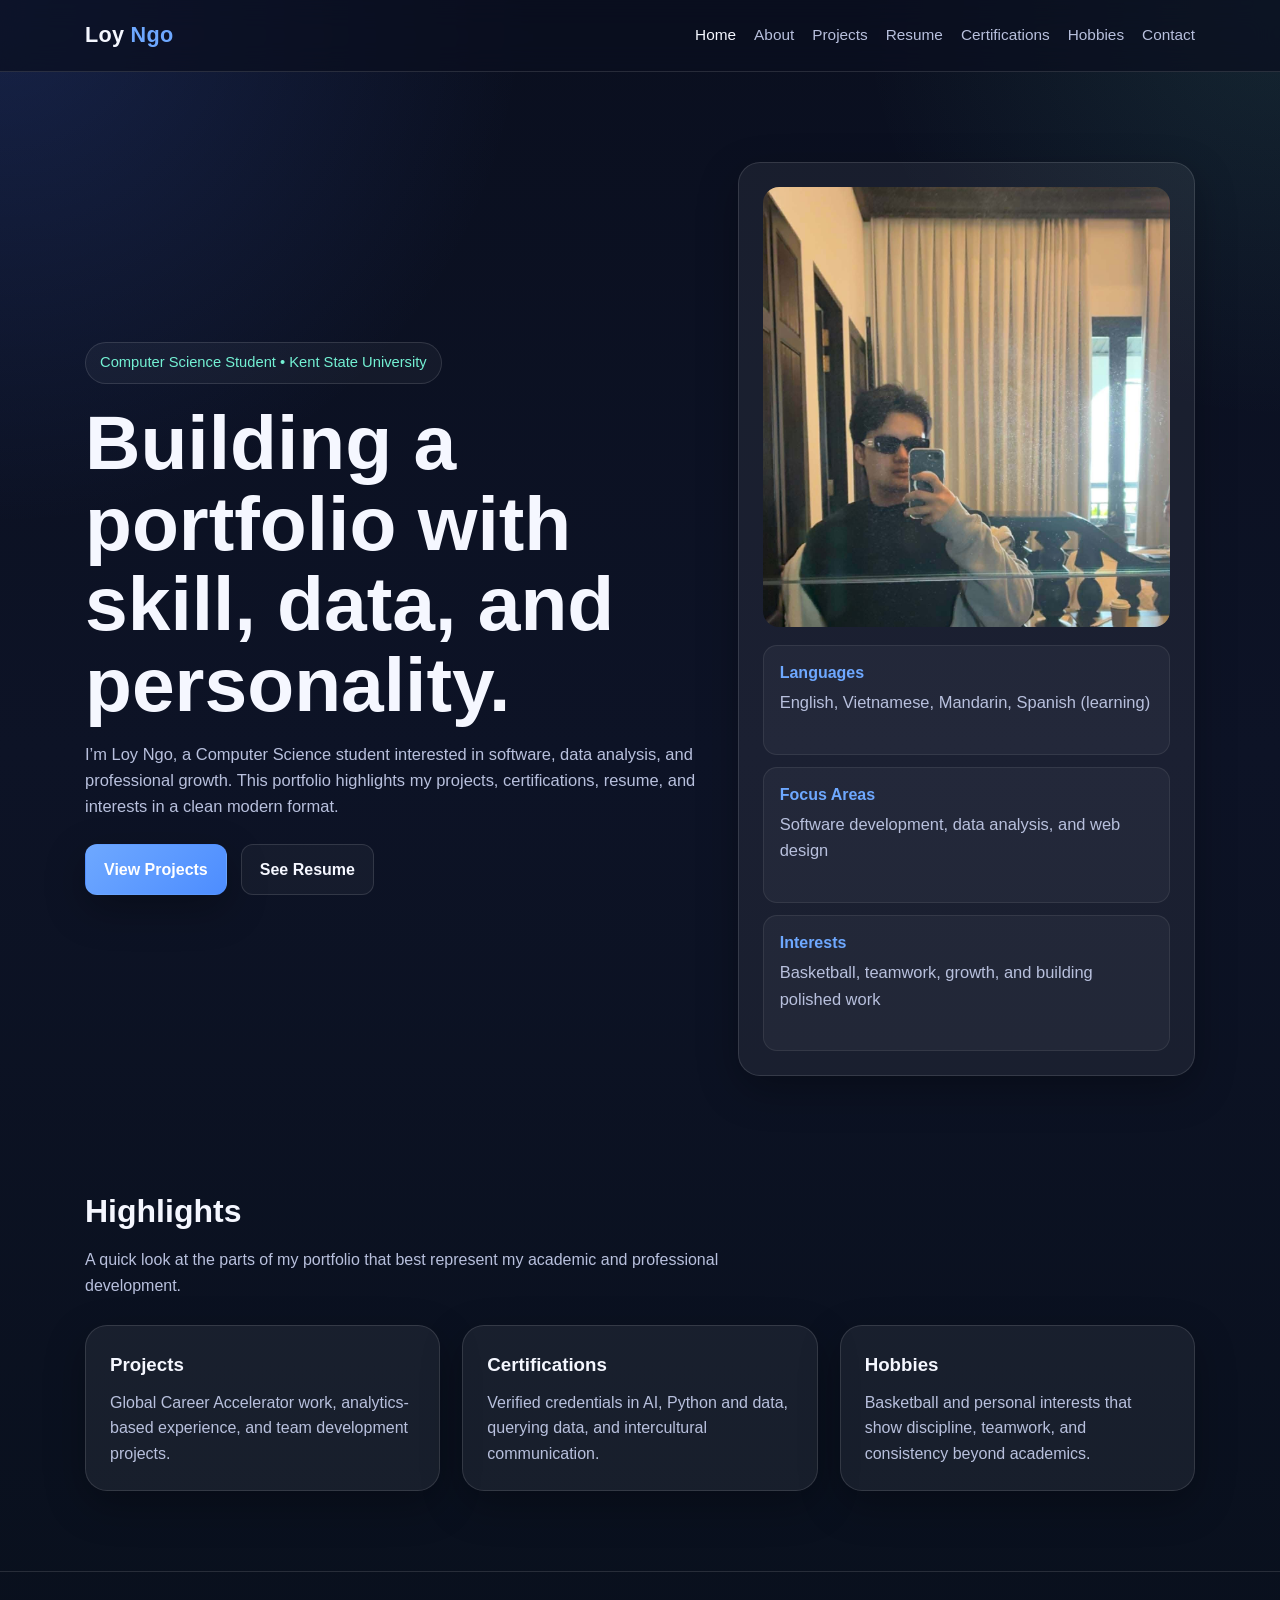
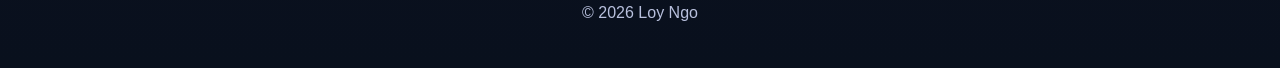
<file: index.html>
<html lang="en">
<head>
  <meta charset="UTF-8">
  <meta name="viewport" content="width=device-width, initial-scale=1.0">
  <title>Loy Ngo | Portfolio</title>
  <link rel="stylesheet" href="style.css">
</head>
<body>

  <nav>
    <div class="nav-wrap">
      <div class="brand">Loy <span>Ngo</span></div>
      <ul>
        <li><a class="active" href="index.html">Home</a></li>
        <li><a href="about.html">About</a></li>
        <li><a href="projects.html">Projects</a></li>
        <li><a href="resume.html">Resume</a></li>
        <li><a href="certifications.html">Certifications</a></li>
        <li><a href="hobbies.html">Hobbies</a></li>
        <li><a href="contact.html">Contact</a></li>
      </ul>
    </div>
  </nav>

  <header class="hero">
    <div class="container hero-grid">
      <div>
        <div class="eyebrow">Computer Science Student • Kent State University</div>
        <h1>Building a portfolio with skill, data, and personality.</h1>
        <p>
          I’m Loy Ngo, a Computer Science student interested in software, data analysis,
          and professional growth. This portfolio highlights my projects, certifications,
          resume, and interests in a clean modern format.
        </p>
        <div class="button-row">
          <a class="btn btn-primary" href="projects.html">View Projects</a>
          <a class="btn btn-secondary" href="resume.html">See Resume</a>
        </div>
      </div>

      <div class="hero-card">
        <img src="assets/pro5.jpg" alt="Portrait of Loy Ngo">
        <div class="hero-stats">
          <div class="stat">
            <h3>Languages</h3>
            <p>English, Vietnamese, Mandarin, Spanish (learning)</p>
          </div>
          <div class="stat">
            <h3>Focus Areas</h3>
            <p>Software development, data analysis, and web design</p>
          </div>
          <div class="stat">
            <h3>Interests</h3>
            <p>Basketball, teamwork, growth, and building polished work</p>
          </div>
        </div>
      </div>
    </div>
  </header>

  <section>
    <div class="container">
      <div class="section-head">
        <h2 class="section-title">Highlights</h2>
        <p class="section-subtitle">
          A quick look at the parts of my portfolio that best represent my academic and professional development.
        </p>
      </div>

      <div class="grid-3">
        <div class="card">
          <h3>Projects</h3>
          <p>Global Career Accelerator work, analytics-based experience, and team development projects.</p>
        </div>

        <div class="card">
          <h3>Certifications</h3>
          <p>Verified credentials in AI, Python and data, querying data, and intercultural communication.</p>
        </div>

        <div class="card">
          <h3>Hobbies</h3>
          <p>Basketball and personal interests that show discipline, teamwork, and consistency beyond academics.</p>
        </div>
      </div>
    </div>
  </section>

  <footer>
    <p>© 2026 Loy Ngo</p>
  </footer>

</body>
</html>
</file>
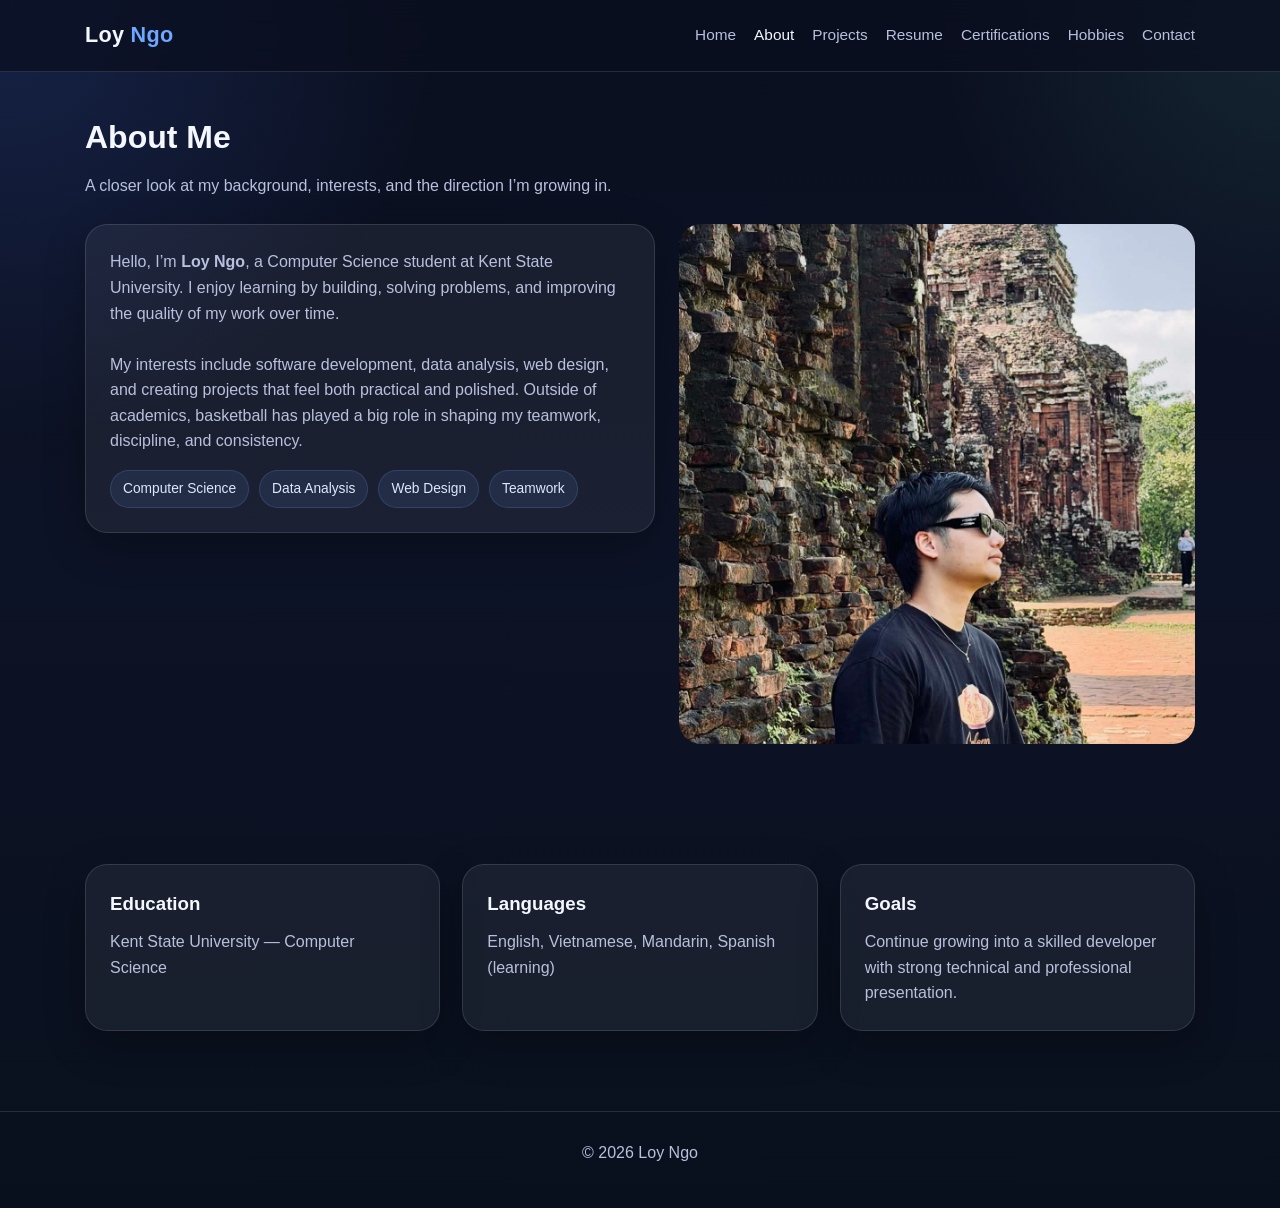
<file: about.html>
<html lang="en">
<head>
  <meta charset="UTF-8">
  <meta name="viewport" content="width=device-width, initial-scale=1.0">
  <title>About | Loy Ngo</title>
  <link rel="stylesheet" href="style.css">
</head>
<body>

  <nav>
    <div class="nav-wrap">
      <div class="brand">Loy <span>Ngo</span></div>
      <ul>
        <li><a href="index.html">Home</a></li>
        <li><a class="active" href="about.html">About</a></li>
        <li><a href="projects.html">Projects</a></li>
        <li><a href="resume.html">Resume</a></li>
        <li><a href="certifications.html">Certifications</a></li>
        <li><a href="hobbies.html">Hobbies</a></li>
        <li><a href="contact.html">Contact</a></li>
      </ul>
    </div>
  </nav>

  <section>
    <div class="container">
      <div class="section-head">
        <h1 class="section-title">About Me</h1>
        <p class="section-subtitle">
          A closer look at my background, interests, and the direction I’m growing in.
        </p>
      </div>

      <div class="about-layout">
        <div class="card">
          <p>
            Hello, I’m <strong>Loy Ngo</strong>, a Computer Science student at Kent State University.
            I enjoy learning by building, solving problems, and improving the quality of my work over time.
          </p>
          <br>
          <p>
            My interests include software development, data analysis, web design, and creating projects
            that feel both practical and polished. Outside of academics, basketball has played a big role
            in shaping my teamwork, discipline, and consistency.
          </p>
          <div class="tags">
            <span class="tag">Computer Science</span>
            <span class="tag">Data Analysis</span>
            <span class="tag">Web Design</span>
            <span class="tag">Teamwork</span>
          </div>
        </div>

        <div class="about-photo">
          <img src="assets/pro51.jpg" alt="Loy Ngo">
        </div>
      </div>
    </div>
  </section>

  <section>
    <div class="container">
      <div class="grid-3">
        <div class="card">
          <h3>Education</h3>
          <p>Kent State University — Computer Science</p>
        </div>

        <div class="card">
          <h3>Languages</h3>
          <p>English, Vietnamese, Mandarin, Spanish (learning)</p>
        </div>

        <div class="card">
          <h3>Goals</h3>
          <p>Continue growing into a skilled developer with strong technical and professional presentation.</p>
        </div>
      </div>
    </div>
  </section>

  <footer>
    <p>© 2026 Loy Ngo</p>
  </footer>

</body>
</html>
</file>
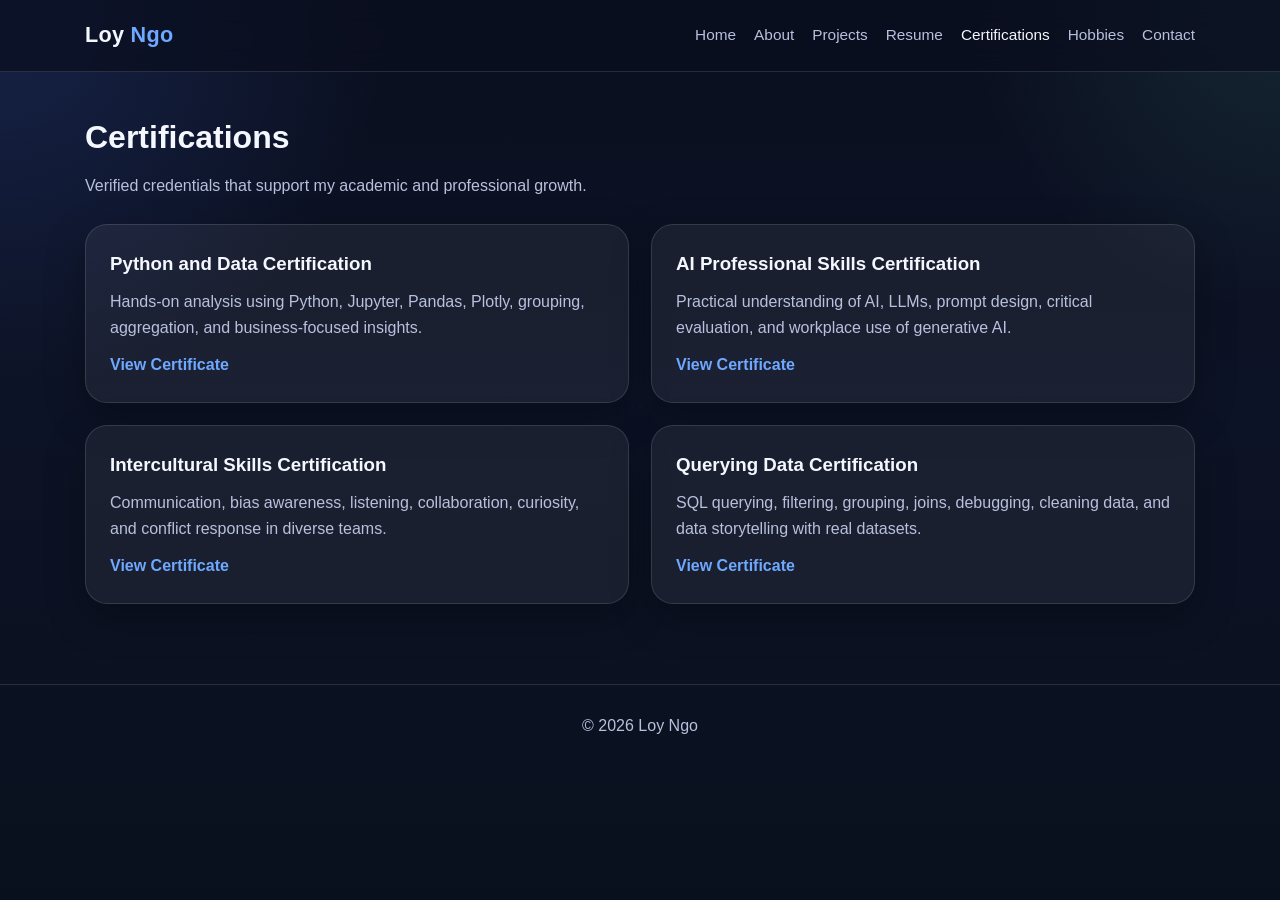
<file: certifications.html>
<html lang="en">
<head>
  <meta charset="UTF-8">
  <meta name="viewport" content="width=device-width, initial-scale=1.0">
  <title>Certifications | Loy Ngo</title>
  <link rel="stylesheet" href="style.css">
</head>
<body>

  <nav>
    <div class="nav-wrap">
      <div class="brand">Loy <span>Ngo</span></div>
      <ul>
        <li><a href="index.html">Home</a></li>
        <li><a href="about.html">About</a></li>
        <li><a href="projects.html">Projects</a></li>
        <li><a href="resume.html">Resume</a></li>
        <li><a class="active" href="certifications.html">Certifications</a></li>
        <li><a href="hobbies.html">Hobbies</a></li>
        <li><a href="contact.html">Contact</a></li>
      </ul>
    </div>
  </nav>

  <section>
    <div class="container">
      <div class="section-head">
        <h1 class="section-title">Certifications</h1>
        <p class="section-subtitle">
          Verified credentials that support my academic and professional growth.
        </p>
      </div>

      <div class="grid-2">
        <div class="card">
          <h3>Python and Data Certification</h3>
          <p>Hands-on analysis using Python, Jupyter, Pandas, Plotly, grouping, aggregation, and business-focused insights.</p>
          <a class="cert-link" href="https://www.credential.net/b89abdbe-8cd2-48cd-91ca-0750da7c92ce#acc.VUZhgNEI" target="_blank">View Certificate</a>
        </div>

        <div class="card">
          <h3>AI Professional Skills Certification</h3>
          <p>Practical understanding of AI, LLMs, prompt design, critical evaluation, and workplace use of generative AI.</p>
          <a class="cert-link" href="https://www.credential.net/ec5515cf-7098-43cd-bd71-98cd155cb72e#acc.IxmicOy8" target="_blank">View Certificate</a>
        </div>

        <div class="card">
          <h3>Intercultural Skills Certification</h3>
          <p>Communication, bias awareness, listening, collaboration, curiosity, and conflict response in diverse teams.</p>
          <a class="cert-link" href="https://www.credential.net/63202e80-fd60-4f2e-9f12-cda96dd17eb7#acc.4Lx2bPBD" target="_blank">View Certificate</a>
        </div>

        <div class="card">
          <h3>Querying Data Certification</h3>
          <p>SQL querying, filtering, grouping, joins, debugging, cleaning data, and data storytelling with real datasets.</p>
          <a class="cert-link" href="https://www.credential.net/65f6e2d4-aa14-43eb-84b9-c1de4ad6add1#acc.diz3N62H" target="_blank">View Certificate</a>
        </div>
      </div>
    </div>
  </section>

  <footer>
    <p>© 2026 Loy Ngo</p>
  </footer>

</body>
</html>
</file>
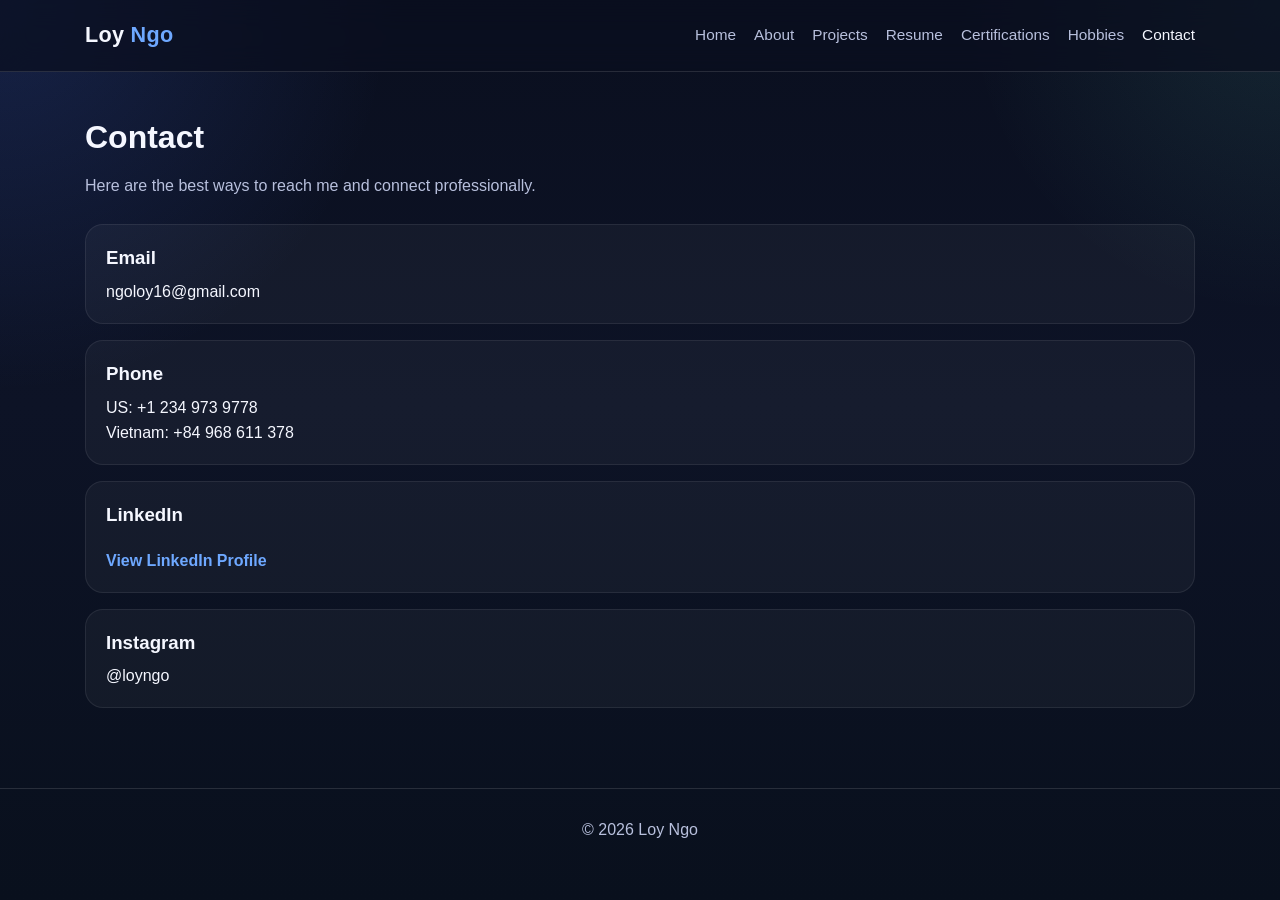
<file: contact.html>
<html lang="en">
<head>
  <meta charset="UTF-8">
  <meta name="viewport" content="width=device-width, initial-scale=1.0">
  <title>Contact | Loy Ngo</title>
  <link rel="stylesheet" href="style.css">
</head>
<body>

  <nav>
    <div class="nav-wrap">
      <div class="brand">Loy <span>Ngo</span></div>
      <ul>
        <li><a href="index.html">Home</a></li>
        <li><a href="about.html">About</a></li>
        <li><a href="projects.html">Projects</a></li>
        <li><a href="resume.html">Resume</a></li>
        <li><a href="certifications.html">Certifications</a></li>
        <li><a href="hobbies.html">Hobbies</a></li>
        <li><a class="active" href="contact.html">Contact</a></li>
      </ul>
    </div>
  </nav>

  <section>
    <div class="container">
      <div class="section-head">
        <h1 class="section-title">Contact</h1>
        <p class="section-subtitle">
          Here are the best ways to reach me and connect professionally.
        </p>
      </div>

      <div class="contact-list">
        <div class="contact-item">
          <h3>Email</h3>
          <p>ngoloy16@gmail.com</p>
        </div>

        <div class="contact-item">
          <h3>Phone</h3>
          <p>US: +1 234 973 9778</p>
          <p>Vietnam: +84 968 611 378</p>
        </div>

        <div class="contact-item">
          <h3>LinkedIn</h3>
          <p><a class="cert-link" href="https://www.linkedin.com/in/loy-ng%C3%B4-73304634a/" target="_blank">View LinkedIn Profile</a></p>
        </div>

        <div class="contact-item">
          <h3>Instagram</h3>
          <p>@loyngo</p>
        </div>
      </div>
    </div>
  </section>

  <footer>
    <p>© 2026 Loy Ngo</p>
  </footer>

</body>
</html>
</file>
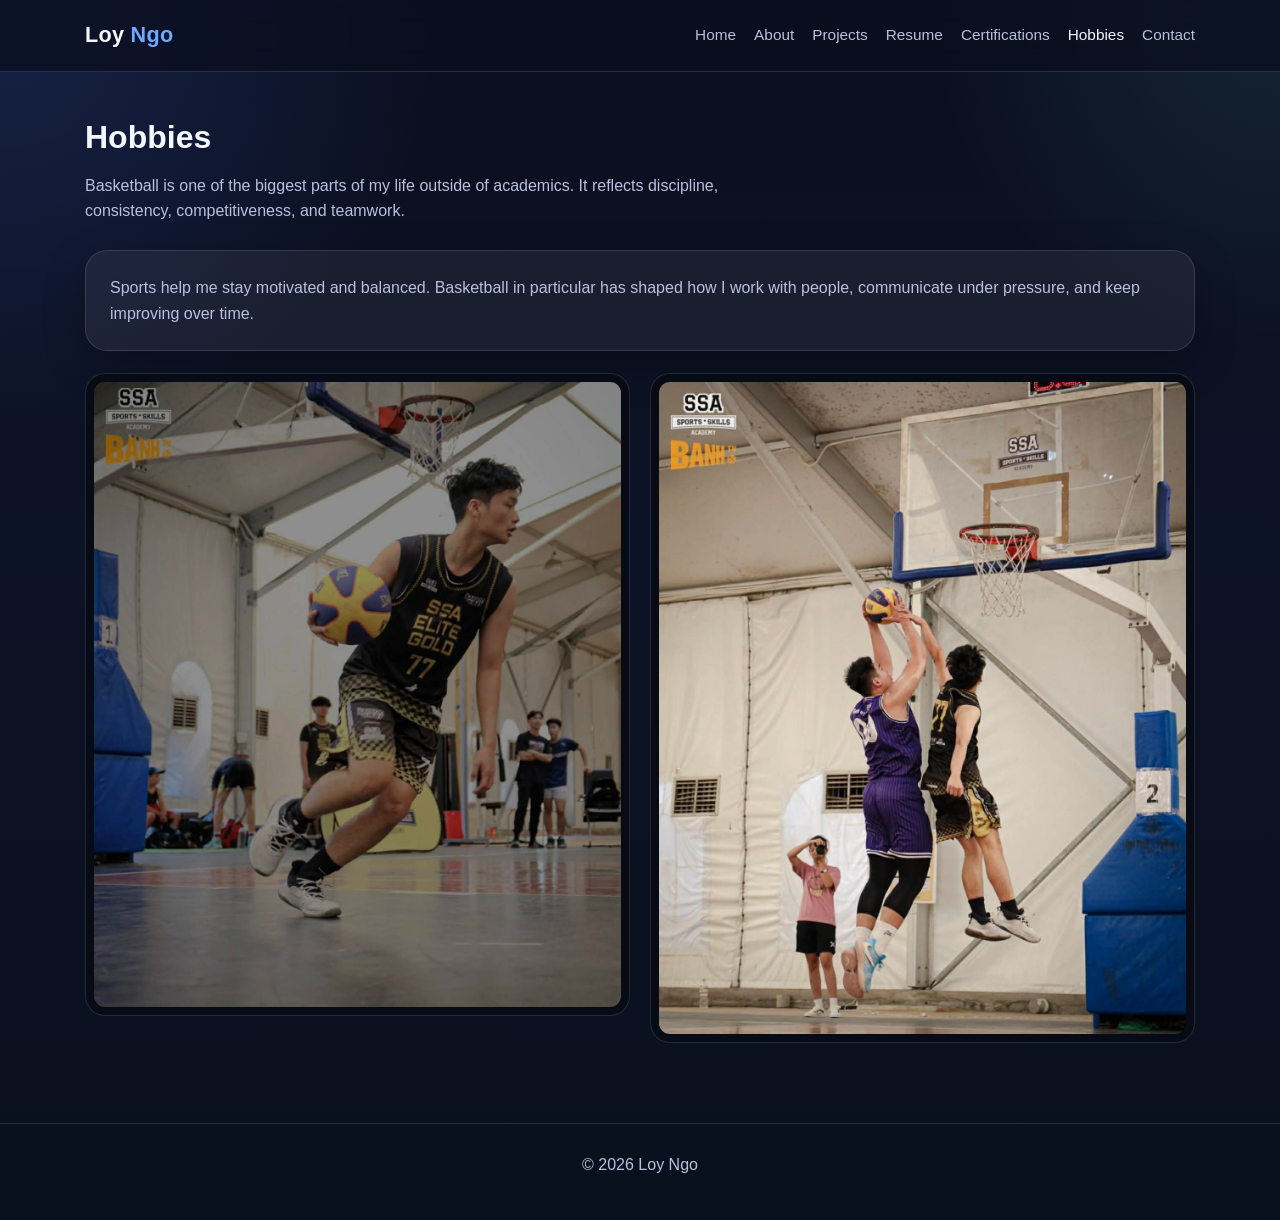
<file: hobbies.html>
<html lang="en">
<head>
  <meta charset="UTF-8">
  <meta name="viewport" content="width=device-width, initial-scale=1.0">
  <title>Hobbies | Loy Ngo</title>
  <link rel="stylesheet" href="style.css">
</head>
<body>

  <nav>
    <div class="nav-wrap">
      <div class="brand">Loy <span>Ngo</span></div>
      <ul>
        <li><a href="index.html">Home</a></li>
        <li><a href="about.html">About</a></li>
        <li><a href="projects.html">Projects</a></li>
        <li><a href="resume.html">Resume</a></li>
        <li><a href="certifications.html">Certifications</a></li>
        <li><a class="active" href="hobbies.html">Hobbies</a></li>
        <li><a href="contact.html">Contact</a></li>
      </ul>
    </div>
  </nav>

  <section>
    <div class="container">
      <div class="section-head">
        <h1 class="section-title">Hobbies</h1>
        <p class="section-subtitle">
          Basketball is one of the biggest parts of my life outside of academics. It reflects discipline,
          consistency, competitiveness, and teamwork.
        </p>
      </div>

      <div class="card">
        <p>
          Sports help me stay motivated and balanced. Basketball in particular has shaped how I work with people,
          communicate under pressure, and keep improving over time.
        </p>
      </div>

      <div class="gallery" style="margin-top: 22px;">
        <img src="assets/hoby1.jpg" alt="Basketball photo 1">
        <img src="assets/hoby2.jpg" alt="Basketball photo 2">
      </div>
    </div>
  </section>

  <footer>
    <p>© 2026 Loy Ngo</p>
  </footer>

</body>
</html>
</file>
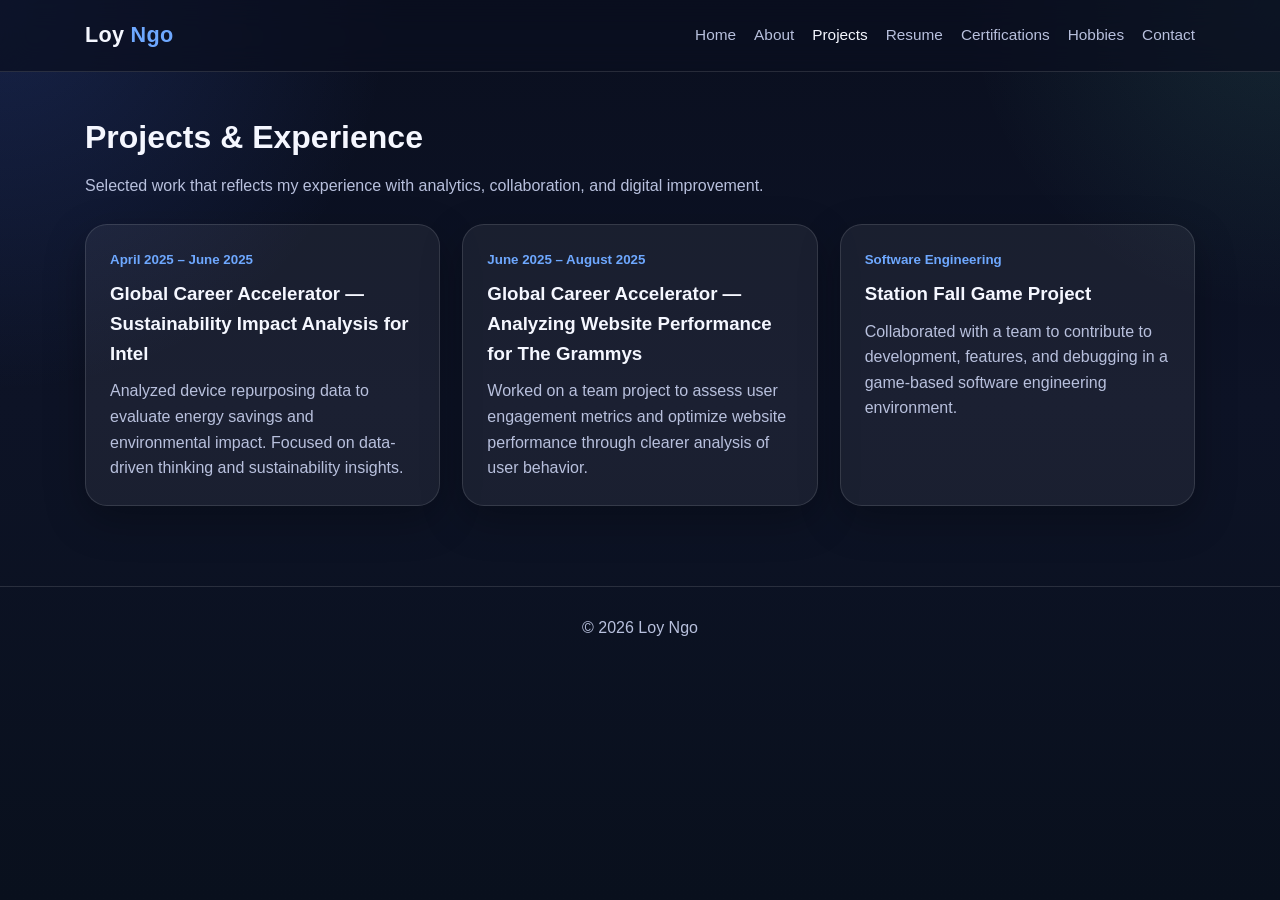
<file: projects.html>
<html lang="en">
<head>
  <meta charset="UTF-8">
  <meta name="viewport" content="width=device-width, initial-scale=1.0">
  <title>Projects | Loy Ngo</title>
  <link rel="stylesheet" href="style.css">
</head>
<body>

  <nav>
    <div class="nav-wrap">
      <div class="brand">Loy <span>Ngo</span></div>
      <ul>
        <li><a href="index.html">Home</a></li>
        <li><a href="about.html">About</a></li>
        <li><a class="active" href="projects.html">Projects</a></li>
        <li><a href="resume.html">Resume</a></li>
        <li><a href="certifications.html">Certifications</a></li>
        <li><a href="hobbies.html">Hobbies</a></li>
        <li><a href="contact.html">Contact</a></li>
      </ul>
    </div>
  </nav>

  <section>
    <div class="container">
      <div class="section-head">
        <h1 class="section-title">Projects & Experience</h1>
        <p class="section-subtitle">
          Selected work that reflects my experience with analytics, collaboration, and digital improvement.
        </p>
      </div>

      <div class="grid-3">
        <div class="card">
          <small>April 2025 – June 2025</small>
          <h3>Global Career Accelerator — Sustainability Impact Analysis for Intel</h3>
          <p>
            Analyzed device repurposing data to evaluate energy savings and environmental impact.
            Focused on data-driven thinking and sustainability insights.
          </p>
        </div>

        <div class="card">
          <small>June 2025 – August 2025</small>
          <h3>Global Career Accelerator — Analyzing Website Performance for The Grammys</h3>
          <p>
            Worked on a team project to assess user engagement metrics and optimize website performance
            through clearer analysis of user behavior.
          </p>
        </div>

        <div class="card">
          <small>Software Engineering</small>
          <h3>Station Fall Game Project</h3>
          <p>
            Collaborated with a team to contribute to development, features, and debugging in a game-based
            software engineering environment.
          </p>
        </div>
      </div>
    </div>
  </section>

  <footer>
    <p>© 2026 Loy Ngo</p>
  </footer>

</body>
</html>
</file>
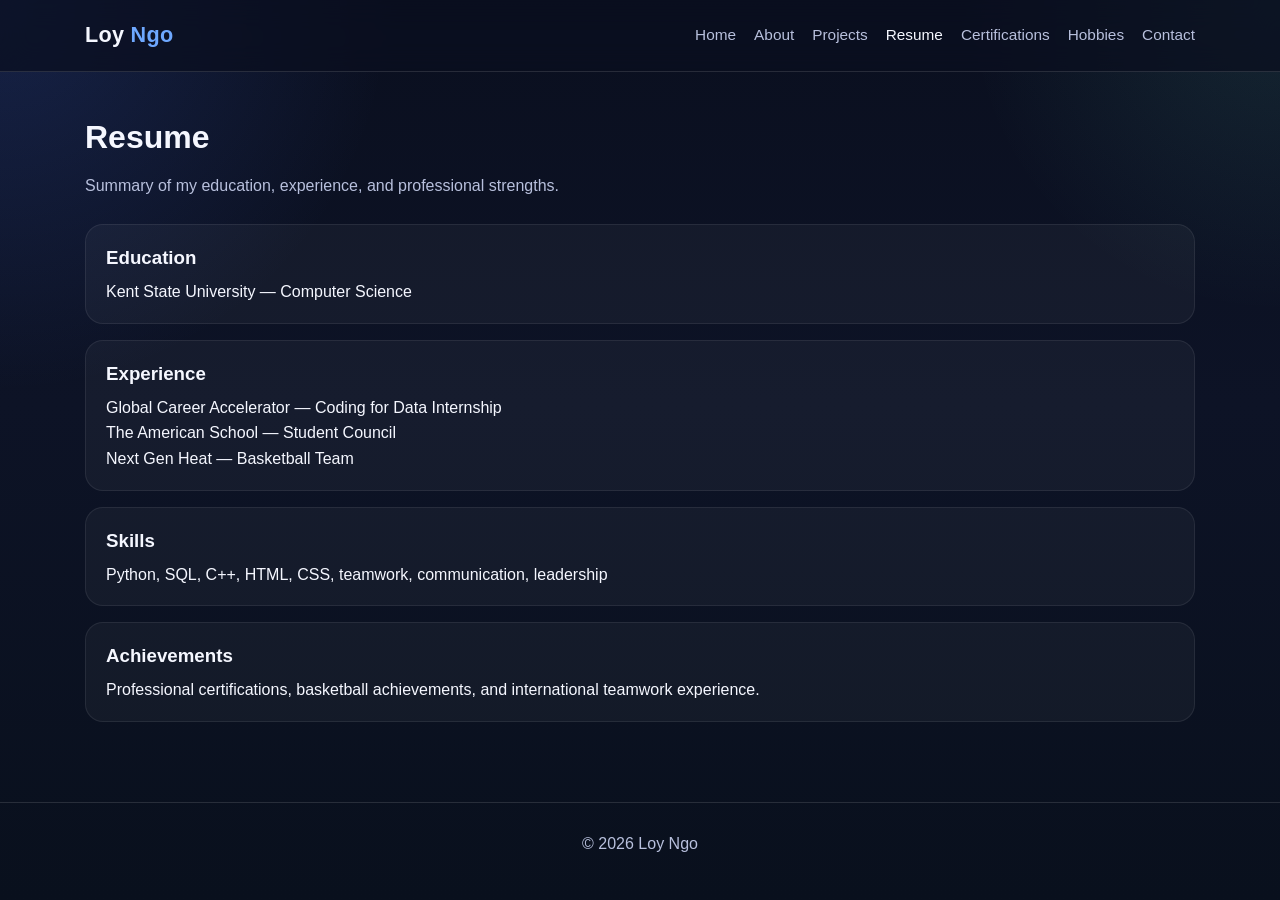
<file: resume.html>
<html lang="en">
<head>
  <meta charset="UTF-8">
  <meta name="viewport" content="width=device-width, initial-scale=1.0">
  <title>Resume | Loy Ngo</title>
  <link rel="stylesheet" href="style.css">
</head>
<body>

  <nav>
    <div class="nav-wrap">
      <div class="brand">Loy <span>Ngo</span></div>
      <ul>
        <li><a href="index.html">Home</a></li>
        <li><a href="about.html">About</a></li>
        <li><a href="projects.html">Projects</a></li>
        <li><a class="active" href="resume.html">Resume</a></li>
        <li><a href="certifications.html">Certifications</a></li>
        <li><a href="hobbies.html">Hobbies</a></li>
        <li><a href="contact.html">Contact</a></li>
      </ul>
    </div>
  </nav>

  <section>
    <div class="container">
      <div class="section-head">
        <h1 class="section-title">Resume</h1>
        <p class="section-subtitle">
          Summary of my education, experience, and professional strengths.
        </p>
      </div>

      <div class="resume-list">
        <div class="resume-item">
          <h3>Education</h3>
          <p>Kent State University — Computer Science</p>
        </div>

        <div class="resume-item">
          <h3>Experience</h3>
          <p>Global Career Accelerator — Coding for Data Internship</p>
          <p>The American School — Student Council</p>
          <p>Next Gen Heat — Basketball Team</p>
        </div>

        <div class="resume-item">
          <h3>Skills</h3>
          <p>Python, SQL, C++, HTML, CSS, teamwork, communication, leadership</p>
        </div>

        <div class="resume-item">
          <h3>Achievements</h3>
          <p>Professional certifications, basketball achievements, and international teamwork experience.</p>
        </div>
      </div>
    </div>
  </section>

  <footer>
    <p>© 2026 Loy Ngo</p>
  </footer>

</body>
</html>
</file>
<file: style.css>
:root{
  --bg: #0a0f1f;
  --bg-soft: #11182d;
  --card: rgba(255, 255, 255, 0.06);
  --card-strong: rgba(255, 255, 255, 0.09);
  --text: #f5f7ff;
  --muted: #b8c0dd;
  --line: rgba(255,255,255,0.12);
  --blue: #6ea8ff;
  --blue-strong: #4d8dff;
  --teal: #73f0d3;
  --shadow: 0 14px 40px rgba(0,0,0,0.28);
}

*{
  margin:0;
  padding:0;
  box-sizing:border-box;
}

html{
  scroll-behavior:smooth;
}

body{
  font-family: Arial, Helvetica, sans-serif;
  color: var(--text);
  background:
    radial-gradient(circle at top left, rgba(78,122,255,0.18), transparent 25%),
    radial-gradient(circle at top right, rgba(115,240,211,0.10), transparent 20%),
    linear-gradient(180deg, #0a0f1f 0%, #0d1326 45%, #09101d 100%);
  min-height:100vh;
  line-height:1.6;
}

a{
  color:inherit;
  text-decoration:none;
}

img{
  max-width:100%;
  display:block;
}

nav{
  position:sticky;
  top:0;
  z-index:1000;
  backdrop-filter: blur(14px);
  background: rgba(10,15,31,0.72);
  border-bottom:1px solid var(--line);
}

.nav-wrap{
  max-width:1150px;
  margin:auto;
  padding:18px 20px;
  display:flex;
  justify-content:space-between;
  align-items:center;
  gap:20px;
}

.brand{
  font-size:1.35rem;
  font-weight:700;
  letter-spacing:0.3px;
}

.brand span{
  color: var(--blue);
}

nav ul{
  list-style:none;
  display:flex;
  gap:18px;
  flex-wrap:wrap;
  justify-content:flex-end;
}

nav a{
  color: var(--muted);
  font-size:0.96rem;
  transition:0.2s ease;
}

nav a:hover,
nav a.active{
  color: var(--text);
}

.container{
  max-width:1150px;
  margin:auto;
  padding:0 20px;
}

.hero{
  padding:90px 0 70px;
}

.hero-grid{
  display:grid;
  grid-template-columns: 1.15fr 0.85fr;
  gap:34px;
  align-items:center;
}

.eyebrow{
  display:inline-block;
  font-size:0.92rem;
  color: var(--teal);
  border:1px solid var(--line);
  background: rgba(255,255,255,0.04);
  padding:8px 14px;
  border-radius:999px;
  margin-bottom:18px;
}

.hero h1{
  font-size: clamp(2.5rem, 6vw, 5rem);
  line-height:1.05;
  margin-bottom:16px;
}

.hero p{
  color: var(--muted);
  max-width:650px;
  margin-bottom:24px;
  font-size:1.03rem;
}

.button-row{
  display:flex;
  gap:14px;
  flex-wrap:wrap;
}

.btn{
  display:inline-block;
  padding:12px 18px;
  border-radius:12px;
  font-weight:700;
  transition:0.2s ease;
  border:1px solid transparent;
}

.btn-primary{
  background: linear-gradient(135deg, var(--blue), var(--blue-strong));
  color:white;
  box-shadow: var(--shadow);
}

.btn-primary:hover{
  transform: translateY(-2px);
}

.btn-secondary{
  background: rgba(255,255,255,0.04);
  border-color: var(--line);
  color: var(--text);
}

.btn-secondary:hover{
  background: rgba(255,255,255,0.08);
}

.hero-card,
.card,
.info-block{
  background: var(--card);
  border:1px solid var(--line);
  border-radius:22px;
  box-shadow: var(--shadow);
}

.hero-card{
  padding:24px;
}

.hero-card img{
  width:100%;
  height:440px;
  object-fit:cover;
  object-position:50% 15%;
  border-radius:16px;
}

.hero-stats{
  margin-top:18px;
  display:grid;
  gap:12px;
}

.stat{
  padding:14px 16px;
  background: rgba(255,255,255,0.04);
  border:1px solid rgba(255,255,255,0.08);
  border-radius:14px;
}

.stat h3{
  color: var(--blue);
  margin-bottom:4px;
  font-size:1rem;
}

section{
  padding:40px 0 80px;
}

.section-head{
  margin-bottom:26px;
}

.section-title{
  font-size:2rem;
  margin-bottom:10px;
}

.section-subtitle{
  color: var(--muted);
  max-width:720px;
}

.grid-2{
  display:grid;
  grid-template-columns:1fr 1fr;
  gap:22px;
}

.grid-3{
  display:grid;
  grid-template-columns:repeat(3, 1fr);
  gap:22px;
}

.card{
  padding:24px;
}

.card h3{
  margin-bottom:10px;
  color: var(--text);
}

.card p{
  color: var(--muted);
}

.card small,
.meta{
  color: var(--blue);
  font-weight:700;
  display:block;
  margin-bottom:8px;
}

.tags{
  display:flex;
  gap:10px;
  flex-wrap:wrap;
  margin-top:16px;
}

.tag{
  background: rgba(110,168,255,0.10);
  color:#dce8ff;
  border:1px solid rgba(110,168,255,0.18);
  padding:7px 12px;
  border-radius:999px;
  font-size:0.86rem;
}

.about-layout{
  display:grid;
  grid-template-columns:1.05fr 0.95fr;
  gap:24px;
  align-items:start;
}

.about-photo{
  overflow:hidden;
}

.about-photo img{
  width:100%;
  height:520px;
  object-fit:cover;
  object-position:center;
  border-radius:22px;
}

.resume-list,
.contact-list{
  display:grid;
  gap:16px;
}

.resume-item,
.contact-item{
  padding:18px 20px;
  border-radius:18px;
  background: rgba(255,255,255,0.04);
  border:1px solid rgba(255,255,255,0.08);
}

.resume-item h3,
.contact-item h3{
  margin-bottom:6px;
}

.cert-link{
  display:inline-block;
  margin-top:12px;
  color: var(--blue);
  font-weight:700;
}

.cert-link:hover{
  text-decoration:underline;
}

.gallery{
  display:grid;
  grid-template-columns:1fr 1fr;
  gap:20px;
}

.gallery img{
  width:100%;
  height:auto;
  object-fit:contain;
  background:#070b16;
  border:1px solid var(--line);
  border-radius:20px;
  padding:8px;
}

footer{
  border-top:1px solid var(--line);
  padding:28px 20px 42px;
  color: var(--muted);
  text-align:center;
}

@media (max-width: 980px){
  .hero-grid,
  .about-layout,
  .grid-2,
  .grid-3,
  .gallery{
    grid-template-columns:1fr;
  }

  .hero-card img{
    height:360px;
  }

  .about-photo img{
    height:420px;
  }
}

@media (max-width: 680px){
  .nav-wrap{
    flex-direction:column;
    align-items:flex-start;
  }

  nav ul{
    justify-content:flex-start;
  }

  .hero{
    padding-top:60px;
  }

  .hero h1{
    font-size:2.5rem;
  }

  .section-title{
    font-size:1.7rem;
  }
}
</file>
